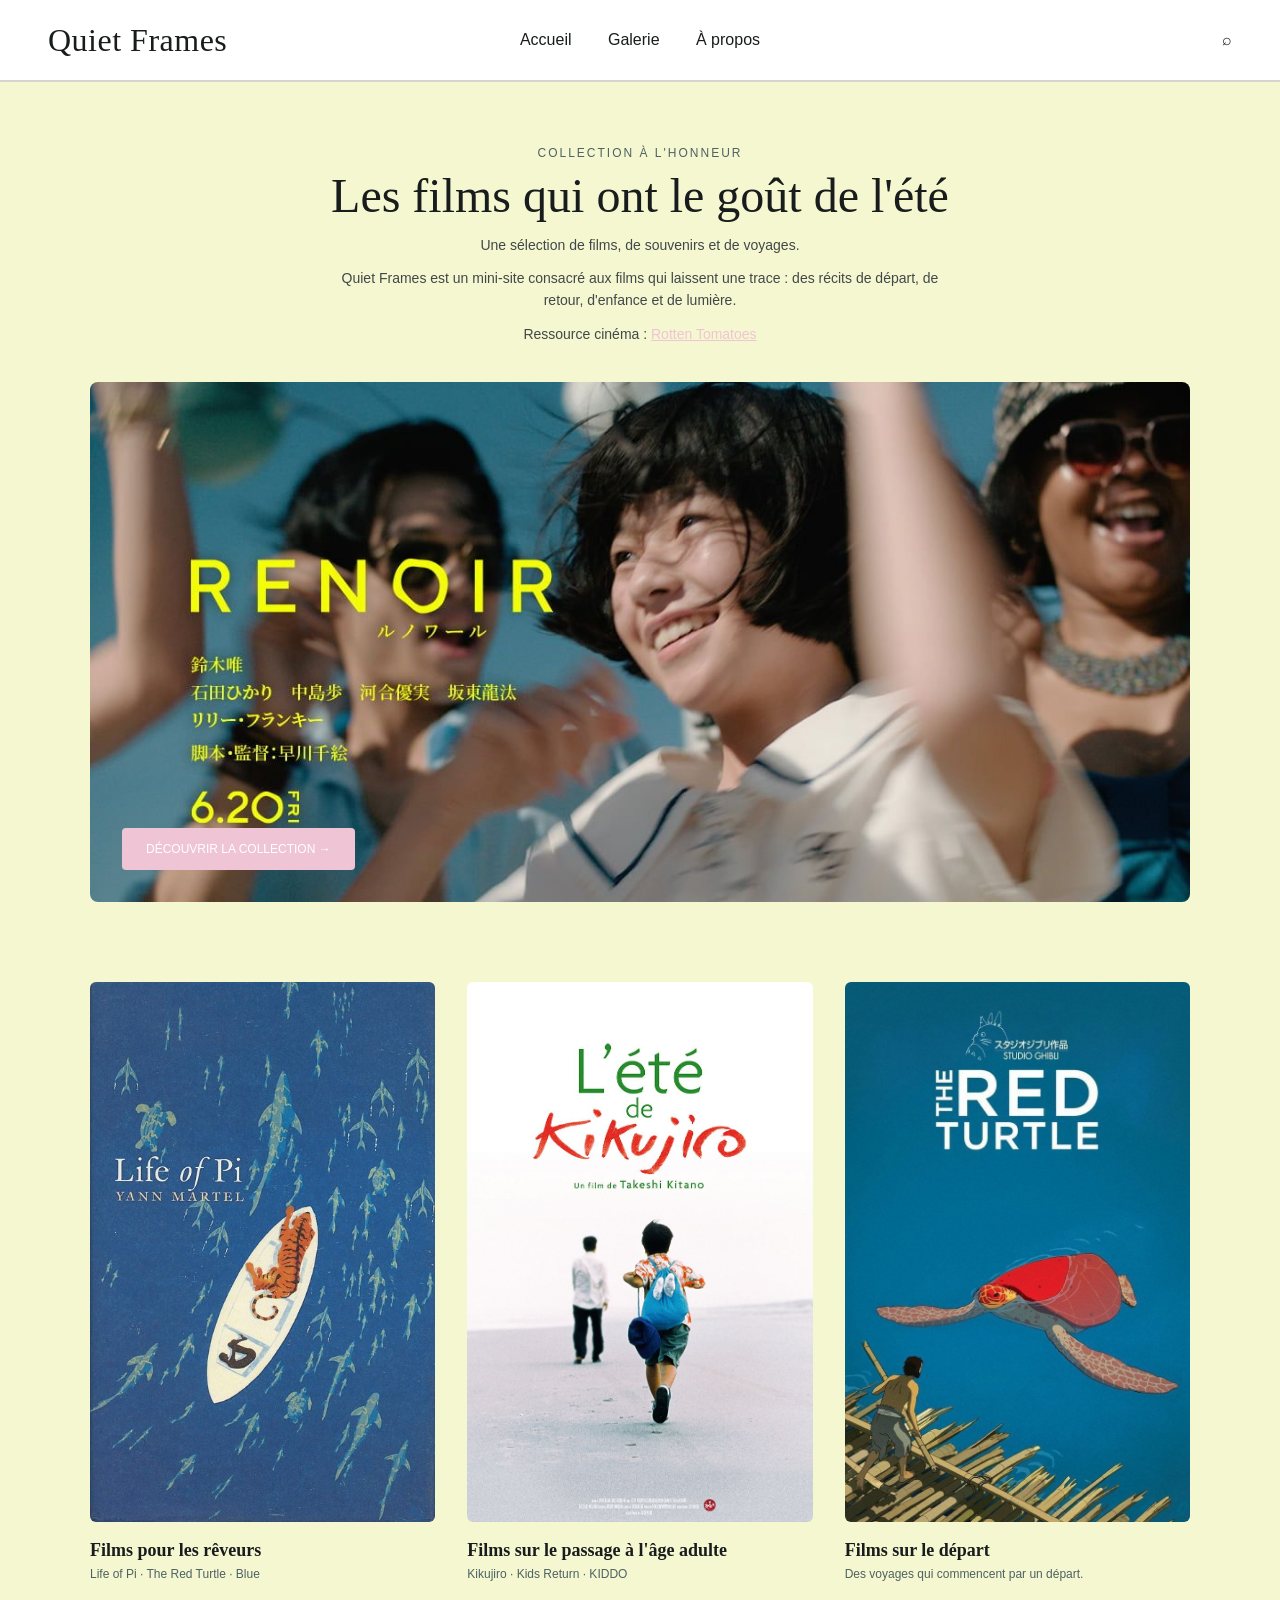
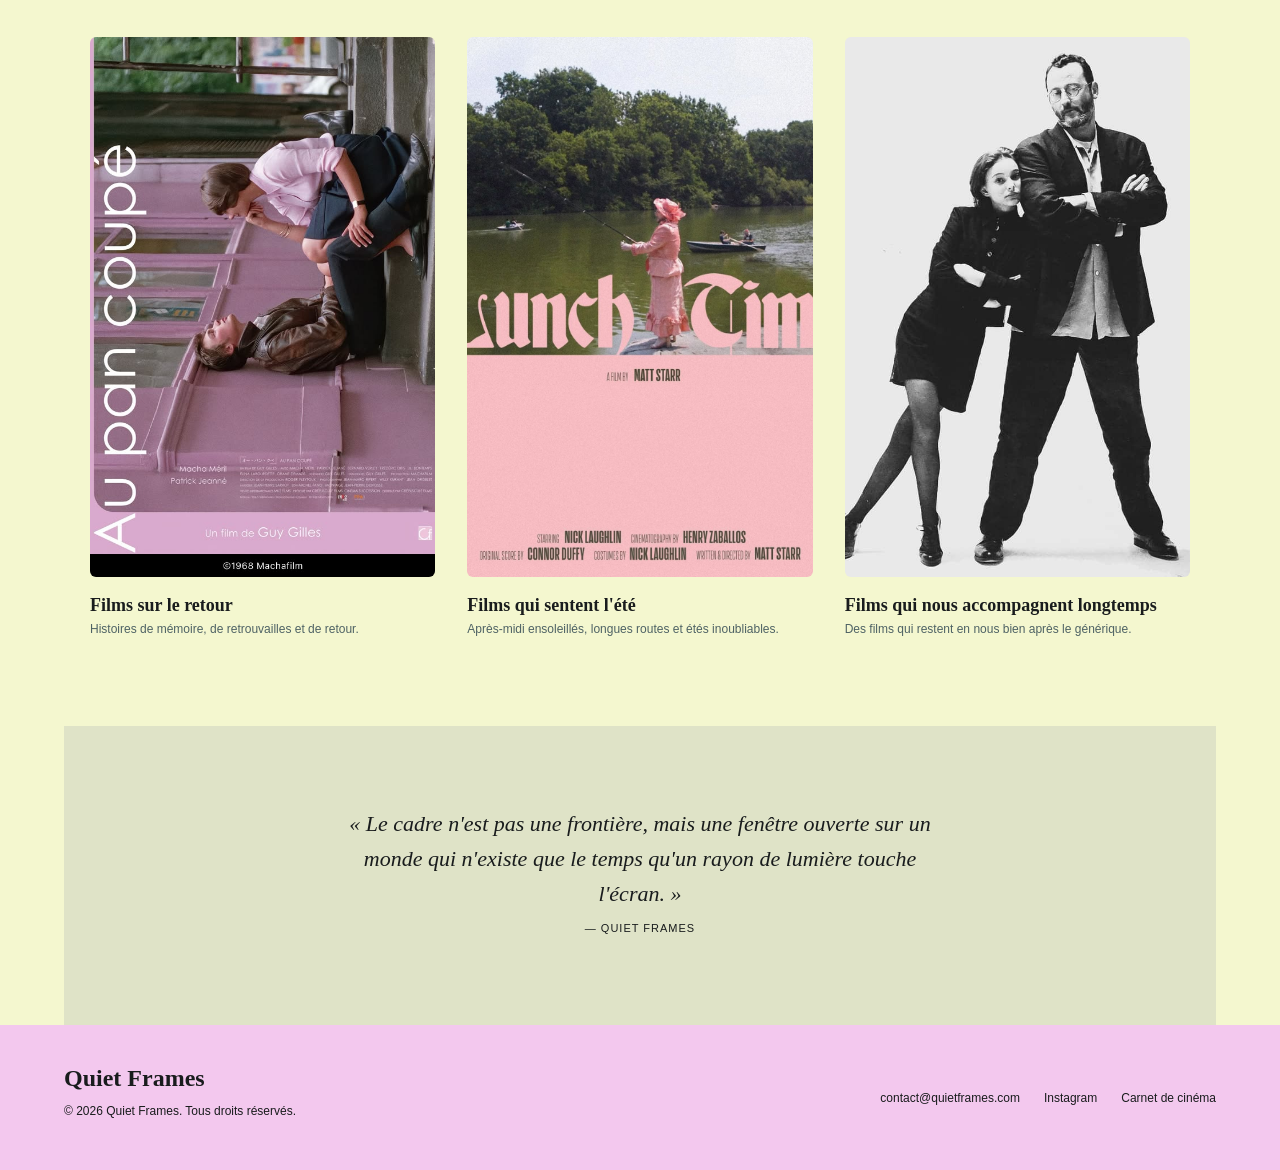
<file: index.html>
<!DOCTYPE html>
<html lang="fr">

<head>
    <meta charset="UTF-8">
    <meta name="viewport" content="width=device-width, initial-scale=1.0">
    <title>Quiet Frames</title>
    <link rel="stylesheet" href="css/style.css">
</head>

<body>

<header class="site-header">
    <a href="index.html" class="logo">Quiet Frames</a>

    <nav>
        <a href="index.html">Accueil</a>
        <a href="gallerie.html">Galerie</a>
        <a href="info.html">À propos</a>
    </nav>

    <span class="search">⌕</span>
</header>

<main>

    <section class="hero">
        <p class="eyebrow">Collection à l'honneur</p>

        <h1>Les films qui ont le goût de l'été</h1>

        <p class="subtitle">
            Une sélection de films, de souvenirs et de voyages.
        </p>

        <p class="intro-text">
            Quiet Frames est un mini-site consacré aux films qui laissent une trace :
            des récits de départ, de retour, d'enfance et de lumière.
        </p>

        <p class="external-link">
            Ressource cinéma :
            <a href="https://www.rottentomatoes.com/" target="_blank" rel="noopener noreferrer">Rotten Tomatoes</a>
        </p>

        <div class="hero-image">
            <img src="images/Renoir.jpg" alt="Scène estivale du film Renoir">

            <a href="#collections" class="hero-button">
                Découvrir la collection →
            </a>
        </div>
    </section>

    <section id="collections" class="movie-grid">

        <article class="movie-card">
            <img src="images/lifeofpi.jpg" alt="Affiche du film Life of Pi">
            <h2>Films pour les rêveurs</h2>
            <p>Life of Pi · The Red Turtle · Blue</p>
        </article>

        <article class="movie-card">
            <img src="images/kikujiro.jpg" alt="Affiche du film L'Été de Kikujiro">
            <h2>Films sur le passage à l'âge adulte</h2>
            <p>Kikujiro · Kids Return · KIDDO</p>
        </article>

        <article class="movie-card">
            <img src="images/theredturtle.jpg" alt="Affiche du film The Red Turtle">
            <h2>Films sur le départ</h2>
            <p>Des voyages qui commencent par un départ.</p>
        </article>

        <article class="movie-card">
            <img src="images/aupancoupe.jpg" alt="Affiche du film Love Letter">
            <h2>Films sur le retour</h2>
            <p>Histoires de mémoire, de retrouvailles et de retour.</p>
        </article>

        <article class="movie-card">
            <img src="images/lunchtime.jpg" alt="Affiche du film Lunch Time">
            <h2>Films qui sentent l'été</h2>
            <p>Après-midi ensoleillés, longues routes et étés inoubliables.</p>
        </article>

        <article class="movie-card">
            <img src="images/leonvertical.jpg" alt="Affiche du film Léon">
            <h2>Films qui nous accompagnent longtemps</h2>
            <p>Des films qui restent en nous bien après le générique.</p>
        </article>

    </section>

    <section class="quote">
        <blockquote>
            « Le cadre n'est pas une frontière, mais une fenêtre ouverte sur un monde qui n'existe que le temps qu'un rayon de lumière touche l'écran. »
        </blockquote>

        <p>— Quiet Frames</p>
    </section>

</main>

<footer>
    <div>
        <h2>Quiet Frames</h2>
        <p>© 2026 Quiet Frames. Tous droits réservés.</p>
    </div>

    <div class="footer-links">
        <a href="mailto:contact@quietframes.com">contact@quietframes.com</a>
        <a href="https://www.instagram.com">Instagram</a>
        <a href="info.html">Carnet de cinéma</a>
    </div>
</footer>

</body>

</html>
</file>
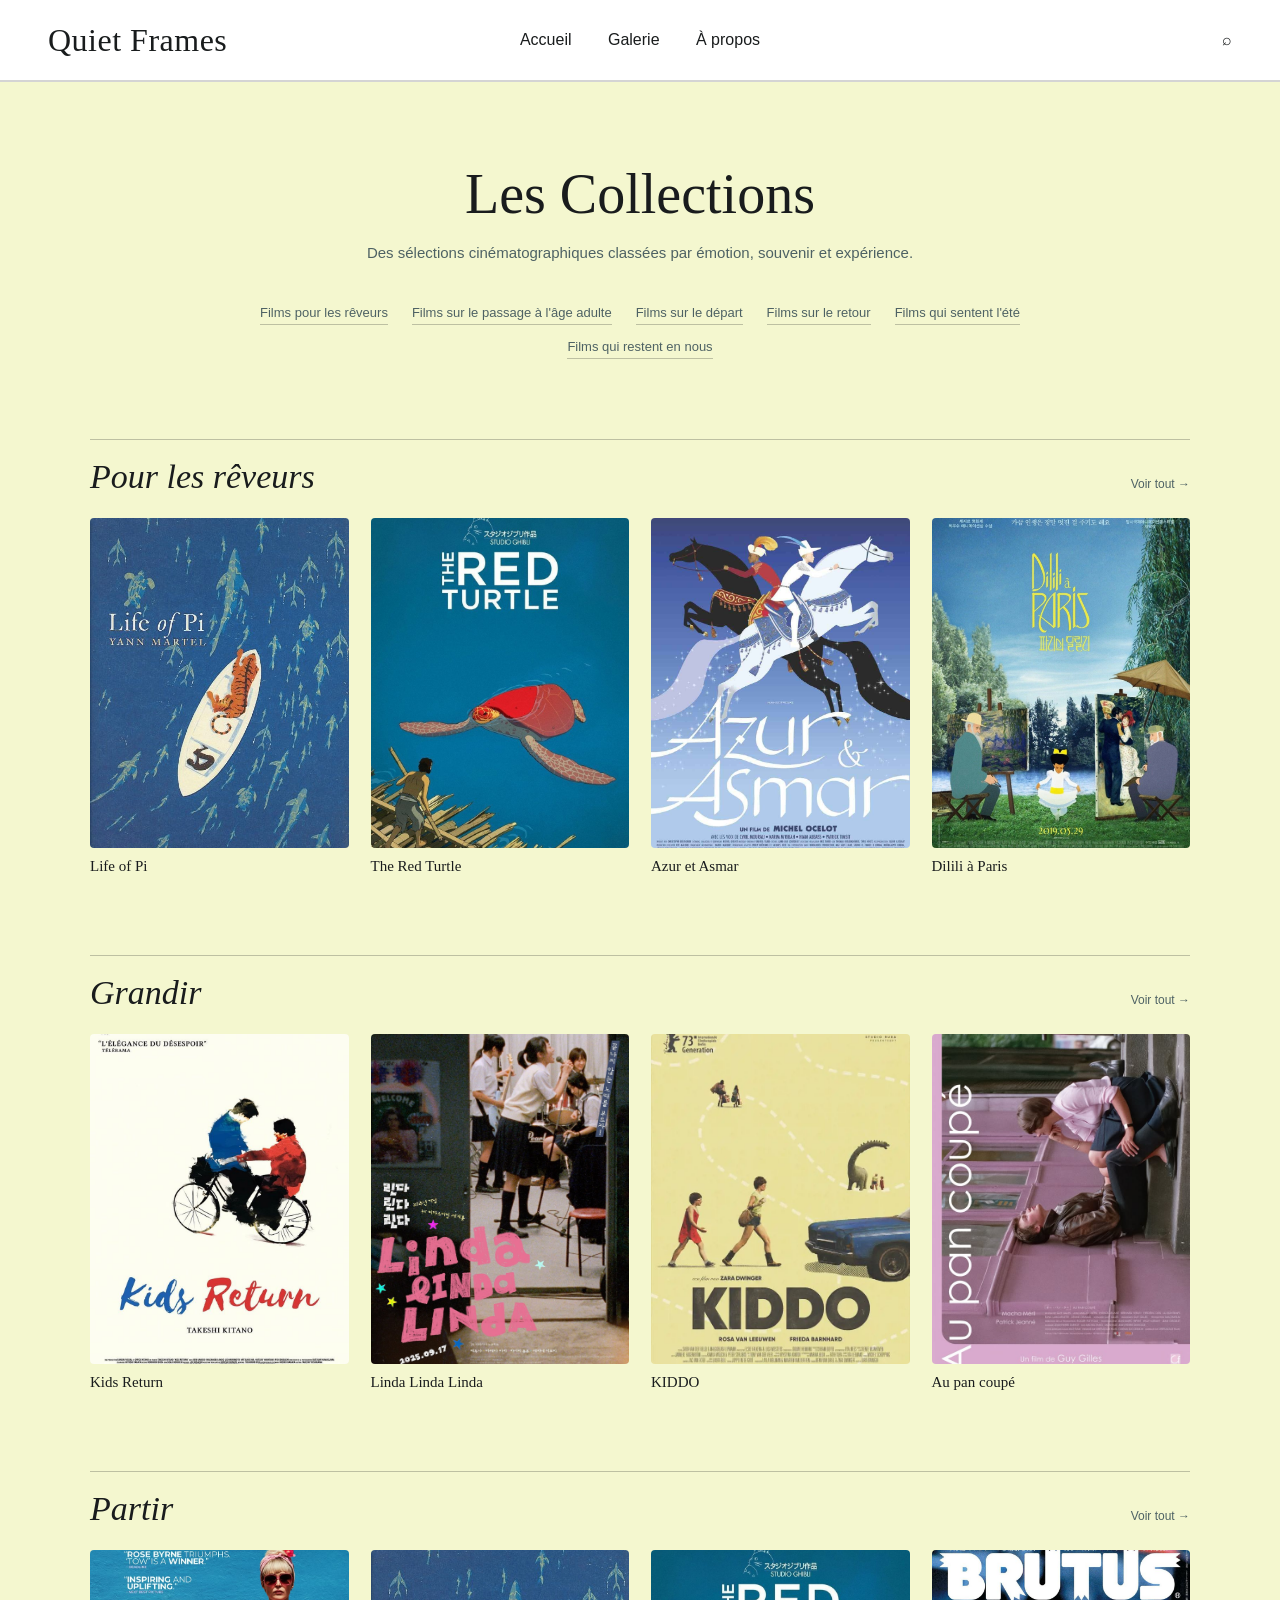
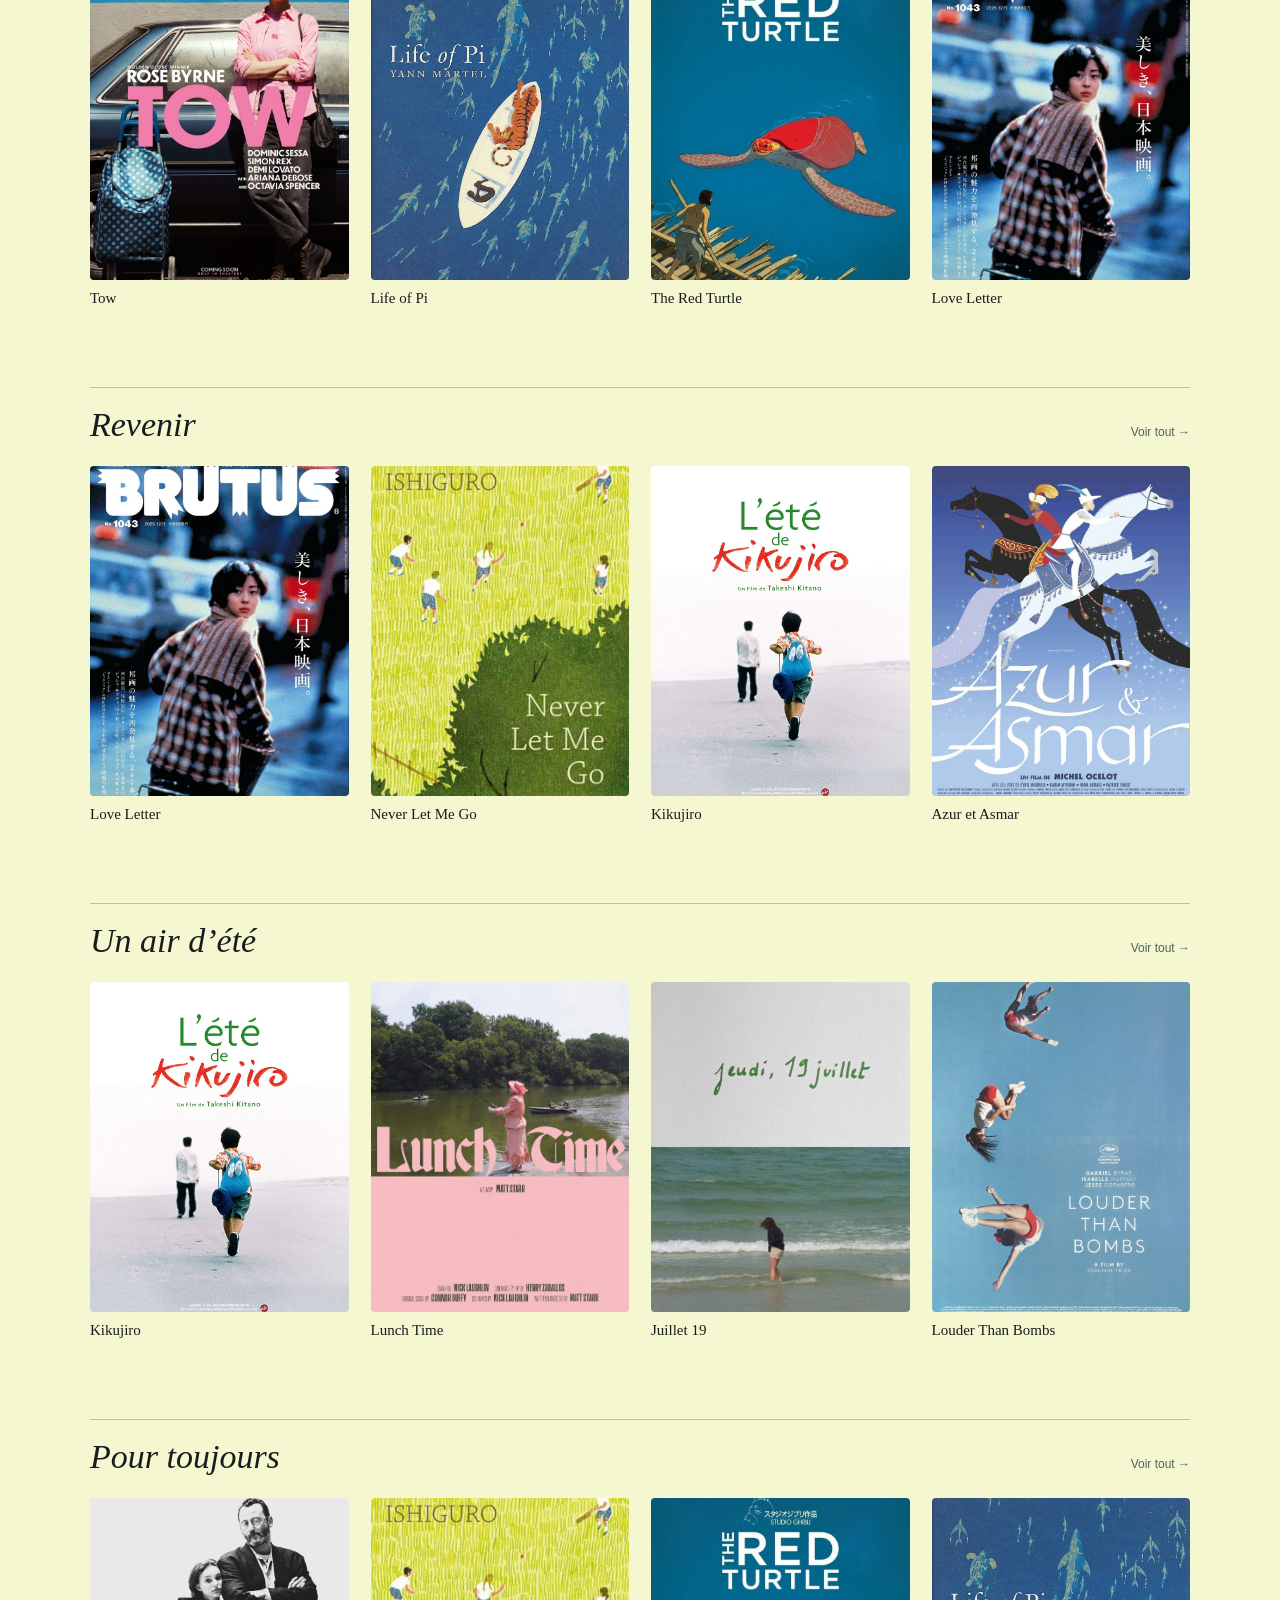
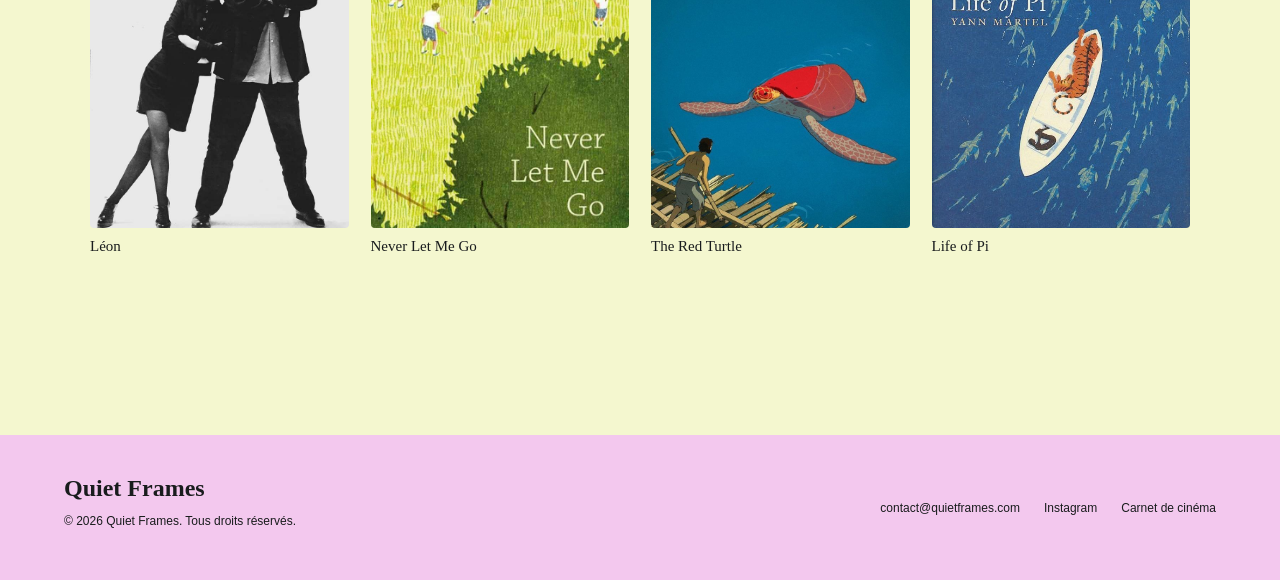
<file: gallerie.html>
<!DOCTYPE html>
<html lang="fr">

<head>
    <meta charset="UTF-8">
    <meta name="viewport" content="width=device-width, initial-scale=1.0">
    <title>Galerie - Quiet Frames</title>
    <link rel="stylesheet" href="css/galerie.css">
</head>

<body>

<header class="site-header">
    <a href="index.html" class="logo">Quiet Frames</a>

    <nav>
        <a href="index.html">Accueil</a>
        <a href="galerie.html">Galerie</a>
        <a href="info.html">À propos</a>
    </nav>

    <span class="search">⌕</span>
</header>

<main class="gallery-page">

    <section class="gallery-intro">
        <h1>Les Collections</h1>
        <p>
            Des sélections cinématographiques classées par émotion,
            souvenir et expérience.
        </p>
    </section>

    <ul class="category-list">
        <li>Films pour les rêveurs</li>
        <li>Films sur le passage à l'âge adulte</li>
        <li>Films sur le départ</li>
        <li>Films sur le retour</li>
        <li>Films qui sentent l'été</li>
        <li>Films qui restent en nous</li>
    </ul>

    <section class="collection-row">
        <div class="collection-heading">
            <h2>Pour les rêveurs</h2>
            <a href="#">Voir tout →</a>
        </div>

        <div class="poster-row">
            <article>
                <img src="images/lifeofpi.jpg" alt="Affiche du film Life of Pi">
                <h3>Life of Pi</h3>
            </article>

            <article>
                <img src="images/theredturtle.jpg" alt="Affiche du film The Red Turtle">
                <h3>The Red Turtle</h3>
            </article>

            <article>
                <img src="images/azur.jpg" alt="Affiche du film Azur et Asmar">
                <h3>Azur et Asmar</h3>
            </article>

            <article>
                <img src="images/dilili.jpg" alt="Affiche du film Dilili à Paris">
                <h3>Dilili à Paris</h3>
            </article>
        </div>
    </section>

    <section class="collection-row">
        <div class="collection-heading">
            <h2>Grandir</h2>
            <a href="#">Voir tout →</a>
        </div>

        <div class="poster-row">
            <article>
                <img src="images/kidsreturn.jpg" alt="Affiche du film Kids Return">
                <h3>Kids Return</h3>
            </article>

            <article>
                <img src="images/lindalindalinda.jpg" alt="Affiche du film Linda Linda Linda">
                <h3>Linda Linda Linda</h3>
            </article>

            <article>
                <img src="images/kiddo.jpg" alt="Affiche du film KIDDO">
                <h3>KIDDO</h3>
            </article>

            <article>
                <img src="images/aupancoupe.jpg" alt="Affiche du film Au pan coupé">
                <h3>Au pan coupé</h3>
            </article>
        </div>
    </section>

    <section class="collection-row">
        <div class="collection-heading">
            <h2>Partir</h2>
            <a href="#">Voir tout →</a>
        </div>

        <div class="poster-row">
            <article>
                <img src="images/tow.jpg" alt="Affiche du film Tow">
                <h3>Tow</h3>
            </article>

            <article>
                <img src="images/lifeofpi.jpg" alt="Affiche du film Life of Pi">
                <h3>Life of Pi</h3>
            </article>

            <article>
                <img src="images/theredturtle.jpg" alt="Affiche du film The Red Turtle">
                <h3>The Red Turtle</h3>
            </article>

            <article>
                <img src="images/loveletter.jpg" alt="Affiche du film Love Letter">
                <h3>Love Letter</h3>
            </article>
        </div>
    </section>

    <section class="collection-row">
        <div class="collection-heading">
            <h2>Revenir</h2>
            <a href="#">Voir tout →</a>
        </div>

        <div class="poster-row">
            <article>
                <img src="images/loveletter.jpg" alt="Affiche du film Love Letter">
                <h3>Love Letter</h3>
            </article>

            <article>
                <img src="images/neverletmego.jpg" alt="Affiche du film Never Let Me Go">
                <h3>Never Let Me Go</h3>
            </article>

            <article>
                <img src="images/kikujiro.jpg" alt="Affiche du film Kikujiro">
                <h3>Kikujiro</h3>
            </article>

            <article>
                <img src="images/azur.jpg" alt="Affiche du film Azur et Asmar">
                <h3>Azur et Asmar</h3>
            </article>
        </div>
    </section>

    <section class="collection-row">
        <div class="collection-heading">
            <h2>Un air d’été</h2>
            <a href="#">Voir tout →</a>
        </div>

        <div class="poster-row">
            <article>
                <img src="images/kikujiro.jpg" alt="Affiche du film Kikujiro">
                <h3>Kikujiro</h3>
            </article>

            <article>
                <img src="images/lunchtime.jpg" alt="Affiche du film Lunch Time">
                <h3>Lunch Time</h3>
            </article>

            <article>
                <img src="images/juillet19.jpg" alt="Affiche du film Juillet 19">
                <h3>Juillet 19</h3>
            </article>

            <article>
                <img src="images/louderthanbombs.jpg" alt="Affiche du film Louder Than Bombs">
                <h3>Louder Than Bombs</h3>
            </article>
        </div>
    </section>

    <section class="collection-row">
        <div class="collection-heading">
            <h2>Pour toujours</h2>
            <a href="#">Voir tout →</a>
        </div>

        <div class="poster-row">
            <article>
                <img src="images/leon.jpg" alt="Affiche du film Léon">
                <h3>Léon</h3>
            </article>

            <article>
                <img src="images/neverletmego.jpg" alt="Affiche du film Never Let Me Go">
                <h3>Never Let Me Go</h3>
            </article>

            <article>
                <img src="images/theredturtle.jpg" alt="Affiche du film The Red Turtle">
                <h3>The Red Turtle</h3>
            </article>

            <article>
                <img src="images/lifeofpi.jpg" alt="Affiche du film Life of Pi">
                <h3>Life of Pi</h3>
            </article>
        </div>
    </section>

</main>

<footer>
    <div>
        <h2>Quiet Frames</h2>
        <p>© 2026 Quiet Frames. Tous droits réservés.</p>
    </div>

    <div class="footer-links">
        <a href="mailto:contact@quietframes.com">contact@quietframes.com</a>
        <a href="https://www.instagram.com">Instagram</a>
        <a href="info.html">Carnet de cinéma</a>
    </div>
</footer>

</body>
</html>
</file>
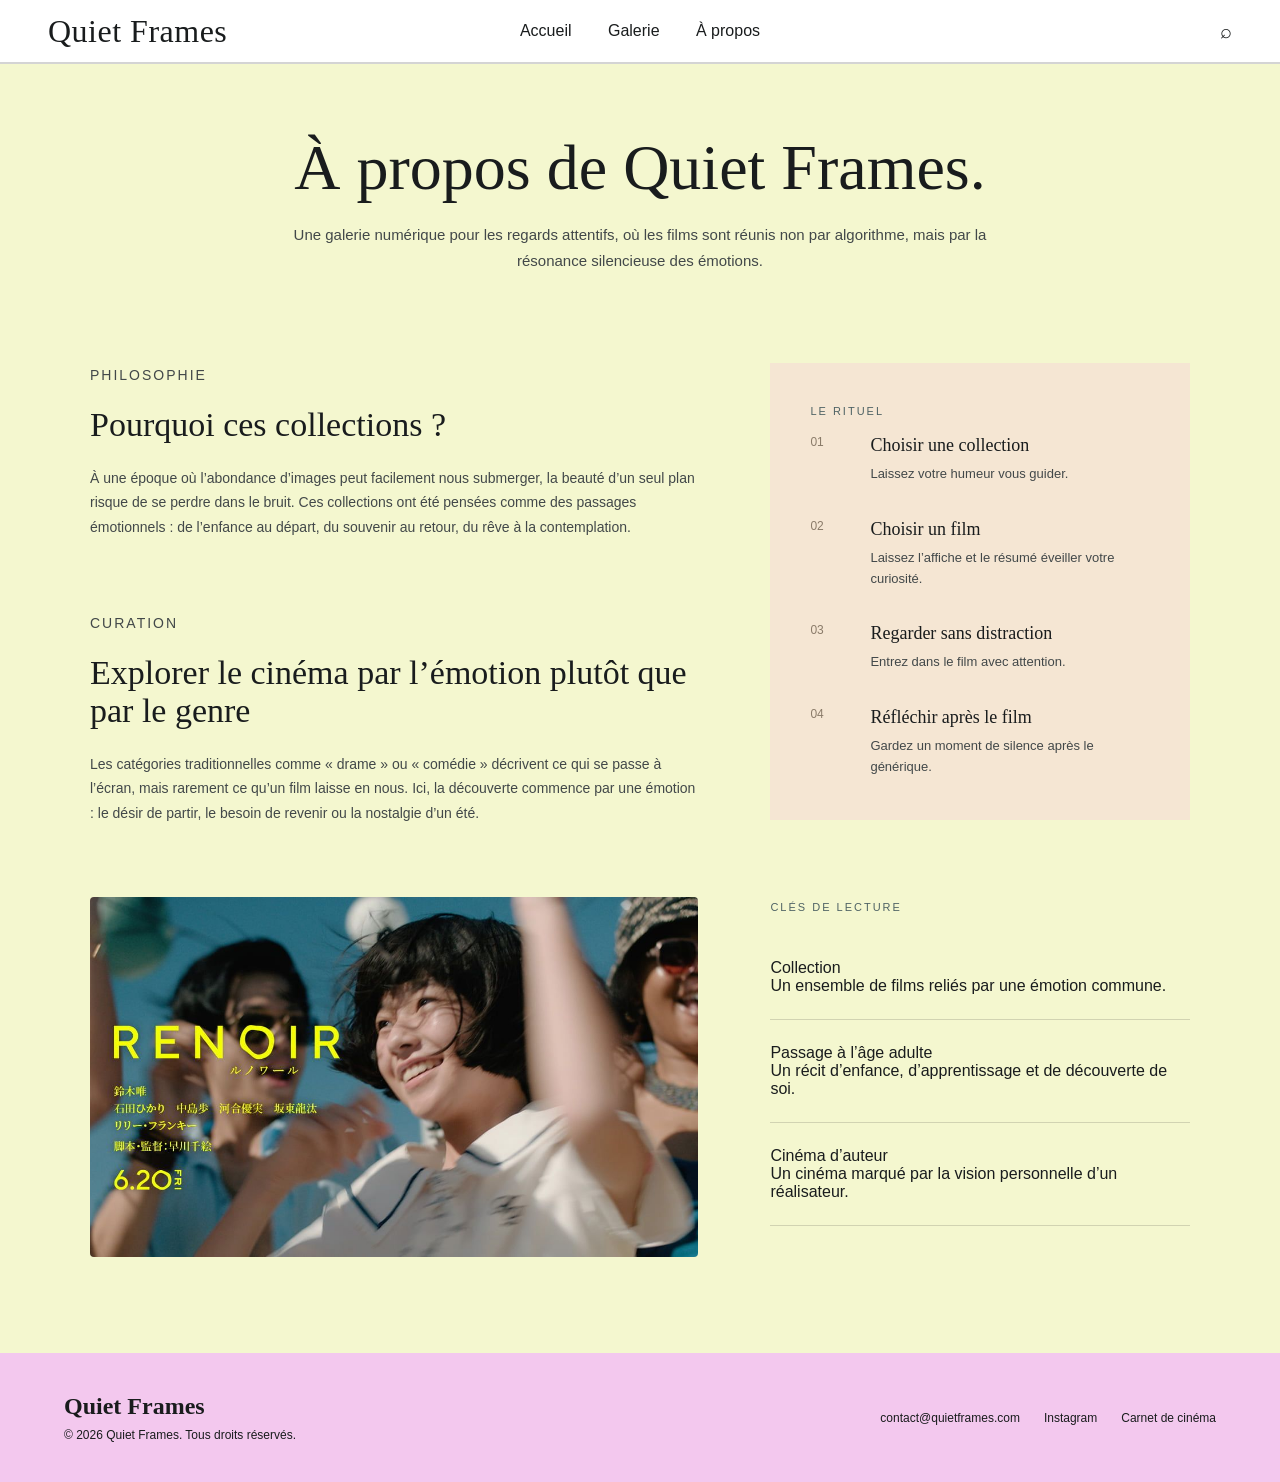
<file: info.html>
<!DOCTYPE html>
<html lang="fr">

<head>
    <meta charset="UTF-8">
    <meta name="viewport" content="width=device-width, initial-scale=1.0">
    <title>À propos | Quiet Frames</title>
    <link rel="stylesheet" href="css/info.css">
</head>

<body>

<header class="site-header">
    <a href="index.html" class="logo">Quiet Frames</a>

    <nav>
        <a href="index.html">Accueil</a>
        <a href="galerie.html">Galerie</a>
        <a href="info.html">À propos</a>
    </nav>

    <div class="search">⌕</div>
</header>

<main>
    <section class="intro">
        <h1>À propos de Quiet Frames.</h1>
        <p>
            Une galerie numérique pour les regards attentifs,
            où les films sont réunis non par algorithme,
            mais par la résonance silencieuse des émotions.
        </p>
    </section>

    <section class="info-layout">

        <div class="left-content">
            <article class="text-block">
                <p class="eyebrow">Philosophie</p>
                <h2>Pourquoi ces collections&nbsp;?</h2>
                <p>
                    À une époque où l’abondance d’images peut facilement nous submerger,
                    la beauté d’un seul plan risque de se perdre dans le bruit.
                    Ces collections ont été pensées comme des passages émotionnels :
                    de l’enfance au départ, du souvenir au retour, du rêve à la contemplation.
                </p>
            </article>

            <article class="text-block">
                <p class="eyebrow">Curation</p>
                <h2>Explorer le cinéma par l’émotion plutôt que par le genre</h2>
                <p>
                    Les catégories traditionnelles comme « drame » ou « comédie »
                    décrivent ce qui se passe à l’écran, mais rarement ce qu’un film
                    laisse en nous. Ici, la découverte commence par une émotion :
                    le désir de partir, le besoin de revenir ou la nostalgie d’un été.
                </p>
            </article>
        </div>

        <aside class="steps-card">
            <p class="eyebrow">Le rituel</p>

            <ol class="ritual-list">
                <li>
                    <h3>Choisir une collection</h3>
                    <p>Laissez votre humeur vous guider.</p>
                </li>

                <li>
                    <h3>Choisir un film</h3>
                    <p>Laissez l’affiche et le résumé éveiller votre curiosité.</p>
                </li>

                <li>
                    <h3>Regarder sans distraction</h3>
                    <p>Entrez dans le film avec attention.</p>
                </li>

                <li>
                    <h3>Réfléchir après le film</h3>
                    <p>Gardez un moment de silence après le générique.</p>
                </li>
            </ol>
        </aside>

        <div class="image-block">
            <img src="images/Renoir.jpg" alt="Scène estivale du film Renoir">
        </div>

        <section class="lexicon">
            <p class="eyebrow">Clés de lecture</p>

            <dl>
                <div>
                    <dt>Collection</dt>
                    <dd>Un ensemble de films reliés par une émotion commune.</dd>
                </div>

                <div>
                    <dt>Passage à l’âge adulte</dt>
                    <dd>Un récit d’enfance, d’apprentissage et de découverte de soi.</dd>
                </div>

                <div>
                    <dt>Cinéma d’auteur</dt>
                    <dd>Un cinéma marqué par la vision personnelle d’un réalisateur.</dd>
                </div>
            </dl>
        </section>

    </section>
</main>

<footer>
    <div>
        <h2>Quiet Frames</h2>
        <p>© 2026 Quiet Frames. Tous droits réservés.</p>
    </div>

    <div class="footer-links">
        <a href="mailto:contact@quietframes.com">contact@quietframes.com</a>
        <a href="https://www.instagram.com">Instagram</a>
        <a href="galerie.html">Carnet de cinéma</a>
    </div>
</footer>

</body>
</html>
</file>
<file: css/style.css>
body {
    margin: 0;
    background-color: #CEE3E6;
    color: #191C1D;
    font-family: Arial, Helvetica, sans-serif;
}

.site-header {
    min-height: 64px;
    padding: 8px 48px;
    background-color: #ffffff;
    display: grid;
    grid-template-columns: 1fr auto 1fr;
    align-items: center;
    border-bottom: 2px solid #d4d4d4;
}

.logo {
    justify-self: start;
    font-family: Georgia, "Times New Roman", serif;
    font-size: 32px;
    font-weight: 400;
    color: #191C1D;
    letter-spacing: 0.5px;
    text-decoration: none;
}

nav {
    justify-self: center;
}

nav a {
    margin: 0 16px;
    font-size: 16px;
    color: #191C1D;
    text-decoration: none;
}

nav a:hover {
    text-decoration: underline;
}

.search {
    justify-self: end;
    font-size: 16px;
}

main {
    background-color: #f4f7cf;
    padding: 64px 64px 0;
}

.hero {
    text-align: center;
}

.eyebrow {
    color: #4E6264;
    font-size: 12px;
    text-transform: uppercase;
    letter-spacing: 2px;
    margin: 0;
}

h1 {
    font-family: Georgia, "Times New Roman", serif;
    font-size: 48px;
    font-weight: 400;
    margin: 8px 0;
}

.subtitle,
.intro-text,
.external-link {
    font-size: 14px;
    color: #424849;
}

.intro-text {
    max-width: 620px;
    margin: 12px auto;
    line-height: 1.6;
}

.external-link a {
    color: #efc4d4;
    text-decoration: underline;
}

.hero-image {
    margin: 40px auto 80px;
    max-width: 1100px;
    position: relative;
}

.hero-image img {
    width: 100%;
    height: 520px;
    object-fit: cover;
    border-radius: 8px;
    display: block;
}

.hero-button {
    position: absolute;
    left: 32px;
    bottom: 32px;
    background-color: #EFC4D4;
    color: white;
    padding: 14px 24px;
    border-radius: 4px;
    text-decoration: none;
    font-size: 12px;
    text-transform: uppercase;
}

.hero-button:hover {
    background-color: #4E6264;
}

.movie-grid {
    max-width: 1100px;
    margin: 0 auto 90px;
    display: grid;
    grid-template-columns: repeat(3, 1fr);
    gap: 56px 32px;
}

.movie-card img {
    width: 100%;
    height: 540px;
    object-fit: cover;
    border-radius: 6px;
}

.movie-card h2 {
    font-family: Georgia, "Times New Roman", serif;
    font-size: 18px;
    margin: 14px 0 6px;
}

.movie-card p {
    font-size: 12px;
    color: #4E6264;
    margin: 0;
}

.quote {
    background-color: #dfe3c7;
    text-align: center;
    padding: 80px 20px;
}

.quote blockquote {
    max-width: 620px;
    margin: 0 auto;
    font-family: Georgia, "Times New Roman", serif;
    font-size: 22px;
    font-style: italic;
    line-height: 1.6;
}

.quote p {
    font-size: 11px;
    text-transform: uppercase;
    letter-spacing: 1px;
}

footer {
    background-color: #f3c8ee;
    padding: 40px 64px;
    display: flex;
    justify-content: space-between;
    align-items: center;
}

footer h2 {
    font-family: Georgia, "Times New Roman", serif;
    margin: 0 0 8px;
}

footer p,
footer a {
    font-size: 12px;
    color: #191C1D;
    text-decoration: none;
}

.footer-links {
    display: flex;
    gap: 24px;
}

@media (max-width: 900px) {
    .movie-grid {
        grid-template-columns: repeat(2, 1fr);
    }

    .movie-card img {
        height: 420px;
    }
}

@media (max-width: 600px) {
    .site-header {
        grid-template-columns: 1fr;
        padding: 18px 24px;
        gap: 14px;
        justify-items: center;
    }

    .logo,
    nav,
    .search {
        justify-self: center;
    }

    nav a {
        margin: 0 8px;
        font-size: 13px;
    }

    main {
        padding: 40px 24px 0;
    }

    h1 {
        font-size: 36px;
    }

    .hero-image img {
        height: 320px;
    }

    .hero-button {
        left: 20px;
        bottom: 20px;
        padding: 12px 18px;
    }

    .movie-grid {
        grid-template-columns: 1fr;
    }

    .movie-card img {
        height: 420px;
    }

    footer {
        padding: 32px 24px;
        flex-direction: column;
        align-items: flex-start;
        gap: 24px;
    }

    .footer-links {
        flex-direction: column;
        gap: 10px;
    }
}
</file>
<file: css/galerie.css>
body {
    margin: 0;
    background-color: #CEE3E6;
    color: #191C1D;
    font-family: Arial, Helvetica, sans-serif;
}

.site-header {
    min-height: 64px;
    padding: 8px 48px;
    background-color: #ffffff;
    display: grid;
    grid-template-columns: 1fr auto 1fr;
    align-items: center;
    border-bottom: 2px solid #d4d4d4;
}

.logo {
    justify-self: start;
    font-family: Georgia, "Times New Roman", serif;
    font-size: 32px;
    font-weight: 400;
    color: #191C1D;
    letter-spacing: 0.5px;
    text-decoration: none;
}

nav {
    justify-self: center;
}

nav a {
    margin: 0 16px;
    font-size: 16px;
    color: #191C1D;
    text-decoration: none;
}

nav a:hover {
    text-decoration: underline;
}

.search {
    justify-self: end;
    font-size: 16px;
}

.gallery-page {
    background-color: #f4f7cf;
    padding: 70px 90px 100px;
}

.gallery-intro {
    max-width: 620px;
    margin: 0 auto 40px;
    text-align: center;
}

.gallery-intro h1 {
    font-family: Georgia, "Times New Roman", serif;
    font-size: 56px;
    font-weight: 400;
    margin: 10px 0;
}

.gallery-intro p {
    font-size: 15px;
    color: #4E6264;
    line-height: 1.6;
}

.category-list {
    max-width: 900px;
    margin: 0 auto 80px;
    padding: 0;
    list-style: none;

    display: flex;
    justify-content: center;
    flex-wrap: wrap;
    gap: 14px 24px;

    font-size: 13px;
    color: #4E6264;
}

.category-list li {
    border-bottom: 1px solid rgba(25, 28, 29, 0.25);
    padding-bottom: 4px;
}

.collection-row {
    max-width: 1180px;
    margin: 0 auto 80px;
}

.collection-heading {
    border-top: 1px solid rgba(25, 28, 29, 0.25);
    padding-top: 18px;
    margin-bottom: 22px;

    display: flex;
    justify-content: space-between;
    align-items: baseline;
}

.collection-heading h2 {
    font-family: Georgia, "Times New Roman", serif;
    font-size: 34px;
    font-weight: 400;
    font-style: italic;
    margin: 0;
}

.collection-heading a {
    color: #4E6264;
    font-size: 12px;
    text-decoration: none;
}

.poster-row {
    display: grid;
    grid-template-columns: repeat(4, 1fr);
    gap: 22px;
}

.poster-row article {
    min-width: 0;
}

.poster-row img {
    width: 100%;
    height: 330px;
    object-fit: cover;
    display: block;
    border-radius: 4px;
}

.poster-row h3 {
    font-family: Georgia, "Times New Roman", serif;
    font-size: 15px;
    font-weight: 500;
    margin: 10px 0 0;
}

footer {
    background-color: #f3c8ee;
    padding: 40px 64px;
    display: flex;
    justify-content: space-between;
    align-items: center;
}

footer h2 {
    font-family: Georgia, "Times New Roman", serif;
    margin: 0 0 8px;
}

footer p,
footer a {
    font-size: 12px;
    color: #191C1D;
    text-decoration: none;
}

.footer-links {
    display: flex;
    gap: 24px;
}

@media (max-width: 900px) {
    .gallery-page {
        padding: 50px 36px 80px;
    }

    .poster-row {
        grid-template-columns: repeat(2, 1fr);
    }

    .poster-row img {
        height: 360px;
    }
}

@media (max-width: 600px) {
    .site-header {
        grid-template-columns: 1fr;
        padding: 18px 24px;
        gap: 14px;
        justify-items: center;
    }

    .logo,
    nav,
    .search {
        justify-self: center;
    }

    nav a {
        margin: 0 8px;
        font-size: 13px;
    }

    .gallery-page {
        padding: 40px 24px 64px;
    }

    .gallery-intro h1 {
        font-size: 38px;
    }

    .poster-row {
        grid-template-columns: 1fr;
    }

    .poster-row img {
        height: 420px;
    }

    footer {
        padding: 32px 24px;
        flex-direction: column;
        align-items: flex-start;
        gap: 24px;
    }

    .footer-links {
        flex-direction: column;
        gap: 10px;
    }
}
</file>
<file: css/info.css>
* {
    margin: 0;
    padding: 0;
    box-sizing: border-box;
}

body {
    background-color: #CEE3E6;
    color: #191C1D;
    font-family: Arial, Helvetica, sans-serif;
}

/* HEADER */

.site-header {
    min-height: 64px;
    padding: 8px 48px;
    background-color: #ffffff;
    display: grid;
    grid-template-columns: 1fr auto 1fr;
    align-items: center;
    border-bottom: 2px solid #d4d4d4;
}

.logo {
    justify-self: start;
    font-family: Georgia, "Times New Roman", serif;
    font-size: 32px;
    font-weight: 400;
    color: #191C1D;
    letter-spacing: 0.5px;
    text-decoration: none;
}

nav {
    justify-self: center;
}

nav a {
    margin: 0 16px;
    font-size: 16px;
    color: #191C1D;
    text-decoration: none;
}

nav a:hover {
    text-decoration: underline;
}

.search {
    justify-self: end;
    font-size: 20px;
}

/* MAIN */

main {
    background-color: #f4f7cf;
    padding: 72px 64px 96px;
}

/* INTRO */

.intro {
    max-width: 1100px;
    margin: 0 auto 90px;
    text-align: center;
}

.intro h1 {
    font-family: Georgia, "Times New Roman", serif;
    font-size: 64px;
    font-weight: 400;
    line-height: 1;
    margin-bottom: 22px;
}

.intro p {
    max-width: 700px;
    margin: 0 auto;
    font-size: 15px;
    line-height: 1.7;
    color: #424849;
}

/* LAYOUT */

.info-layout {
    max-width: 1100px;
    margin: 0 auto;
    display: grid;
    grid-template-columns: 1.45fr 1fr;
    gap: 72px;
    align-items: start;
}

.left-content {
    display: flex;
    flex-direction: column;
    gap: 72px;
}

.eyebrow {
    margin-bottom: 18px;
    font-size: 11px;
    text-transform: uppercase;
    letter-spacing: 2px;
    color: #4E6264;
}

/* TEXT BLOCKS */

.text-block h2 {
    font-family: Georgia, "Times New Roman", serif;
    font-size: 34px;
    font-weight: 400;
    line-height: 1.12;
    margin-bottom: 22px;
}

.text-block p {
    max-width: 610px;
    font-size: 14px;
    line-height: 1.75;
    color: #424849;
}

/* ORDERED LIST CARD */

/* ORDERED LIST CARD */

.steps-card {
    background-color: #f5e6d3;
    padding: 42px 40px;
}

.ritual-list {
    list-style: none;
    counter-reset: ritual-counter;
    margin: 0;
    padding: 0;
}

.ritual-list li {
    counter-increment: ritual-counter;
    display: grid;
    grid-template-columns: 42px 1fr;
    column-gap: 18px;
    row-gap: 8px;
    margin-bottom: 34px;
}

.ritual-list li:last-child {
    margin-bottom: 0;
}

.ritual-list li::before {
    content: counter(ritual-counter, decimal-leading-zero);
    grid-column: 1;
    grid-row: 1 / span 2;
    font-size: 12px;
    color: #8a7b69;
}

.ritual-list h3 {
    grid-column: 2;
    grid-row: 1;
    font-family: Georgia, "Times New Roman", serif;
    font-size: 18px;
    font-weight: 400;
    margin: 0;
}

.ritual-list p {
    grid-column: 2;
    grid-row: 2;
    font-size: 13px;
    line-height: 1.6;
    color: #424849;
    margin: 0;
}

/* IMAGE */

.image-block img {
    width: 100%;
    height: 360px;
    object-fit: cover;
    border-radius: 4px;
    display: block;
}

/* DEFINITION LIST */

.lexicon {
    padding-top: 4px;
}

.lexicon .eyebrow {
    margin-bottom: 22px;
}

.lexicon dl {
    margin: 0;
}

.lexicon div {
    padding: 24px 0;
    border-bottom: 1px solid rgba(25, 28, 29, 0.16);
}

.lexicon dd {
    margin: 0;
}

/* FOOTER */

footer {
    background-color: #f3c8ee;
    padding: 40px 64px;
    display: flex;
    justify-content: space-between;
    align-items: center;
}

footer h2 {
    font-family: Georgia, "Times New Roman", serif;
    margin: 0 0 8px;
}

footer p,
footer a {
    font-size: 12px;
    color: #191C1D;
    text-decoration: none;
}

.footer-links {
    display: flex;
    gap: 24px;
}

/* RESPONSIVE */

@media (max-width: 900px) {
    main {
        padding: 56px 36px 80px;
    }

    .info-layout {
        grid-template-columns: 1fr;
        gap: 56px;
    }

    .intro h1 {
        font-size: 46px;
    }
}

@media (max-width: 600px) {
    .site-header {
        grid-template-columns: 1fr;
        padding: 18px 24px;
        gap: 14px;
        justify-items: center;
    }

    .logo,
    nav,
    .search {
        justify-self: center;
    }

    nav a {
        margin: 0 8px;
        font-size: 13px;
    }

    main {
        padding: 40px 24px 64px;
    }

    .intro h1 {
        font-size: 36px;
    }

    .text-block h2 {
        font-size: 28px;
    }

    .steps-card {
        padding: 30px 24px;
    }

    .image-block img {
        height: 260px;
    }

    footer {
        padding: 32px 24px;
        flex-direction: column;
        align-items: flex-start;
        gap: 24px;
    }

    .footer-links {
        flex-direction: column;
        gap: 10px;
    }
}
</file>
